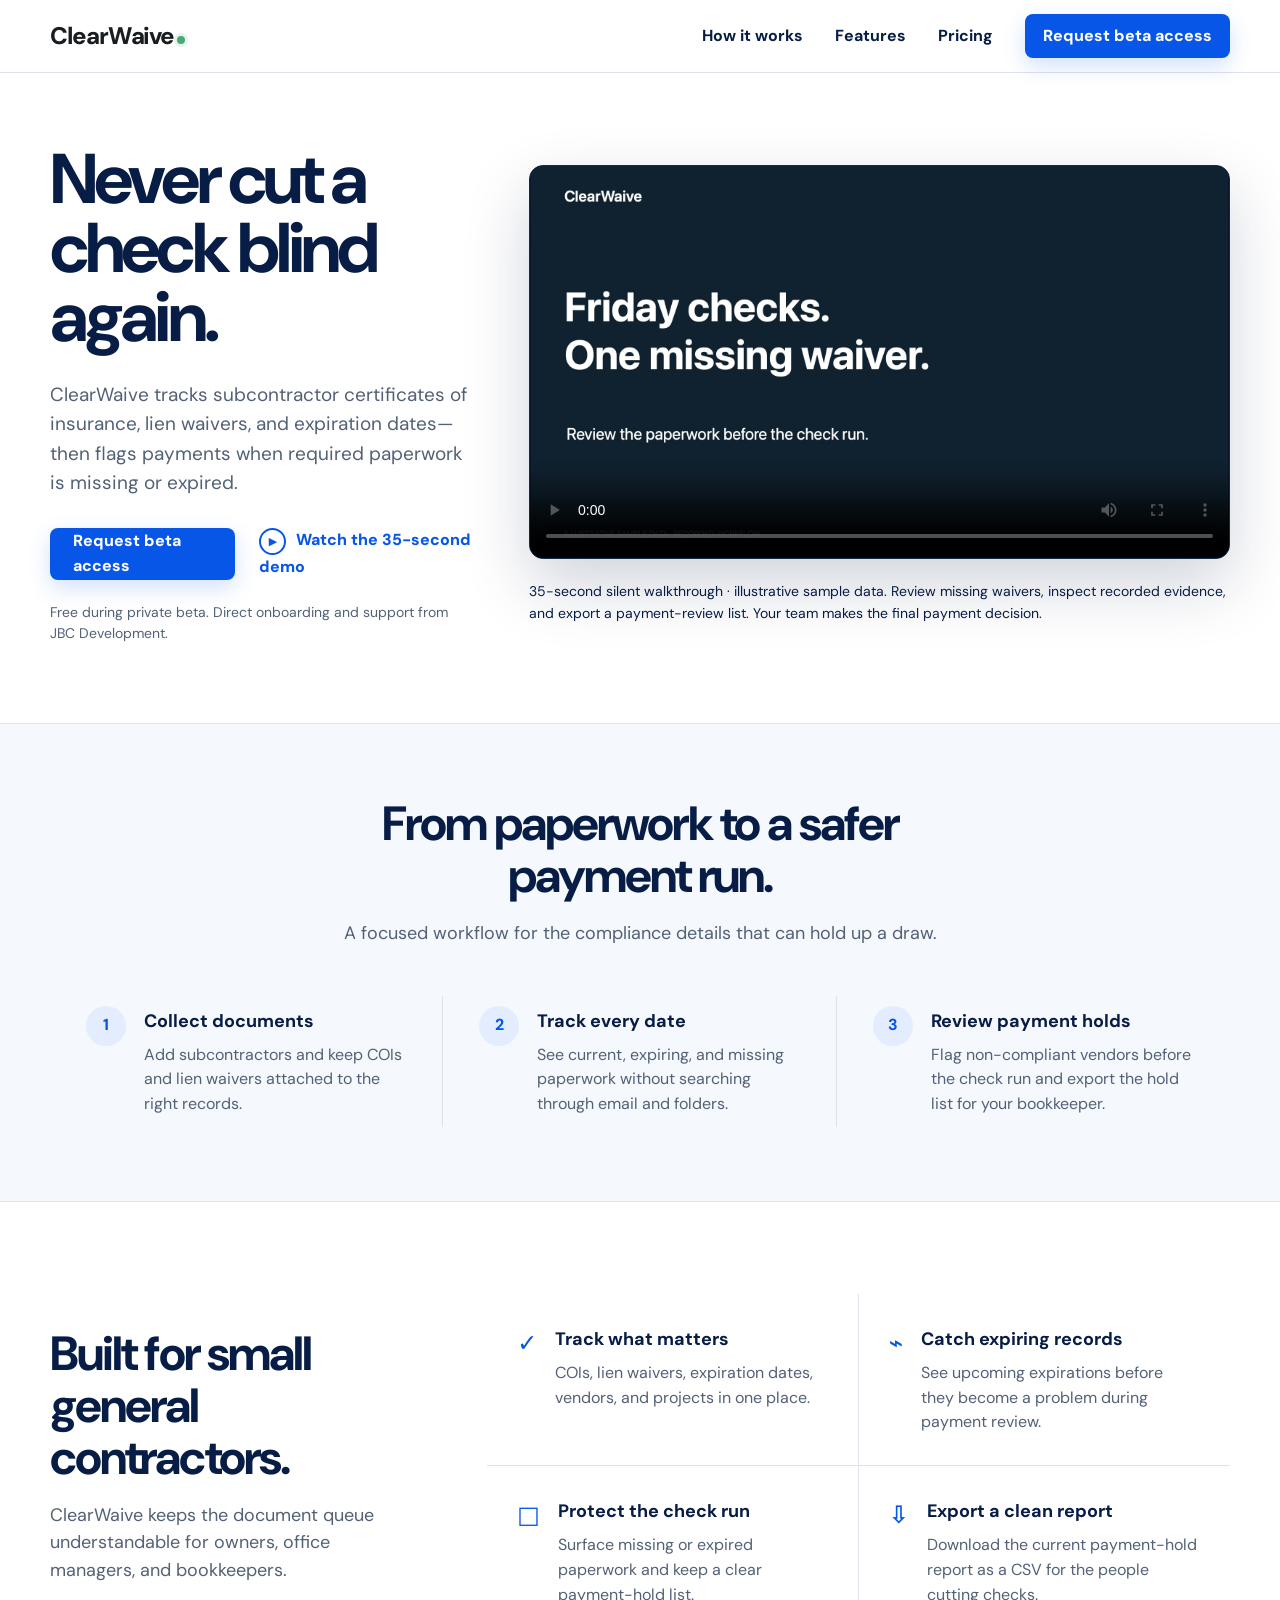
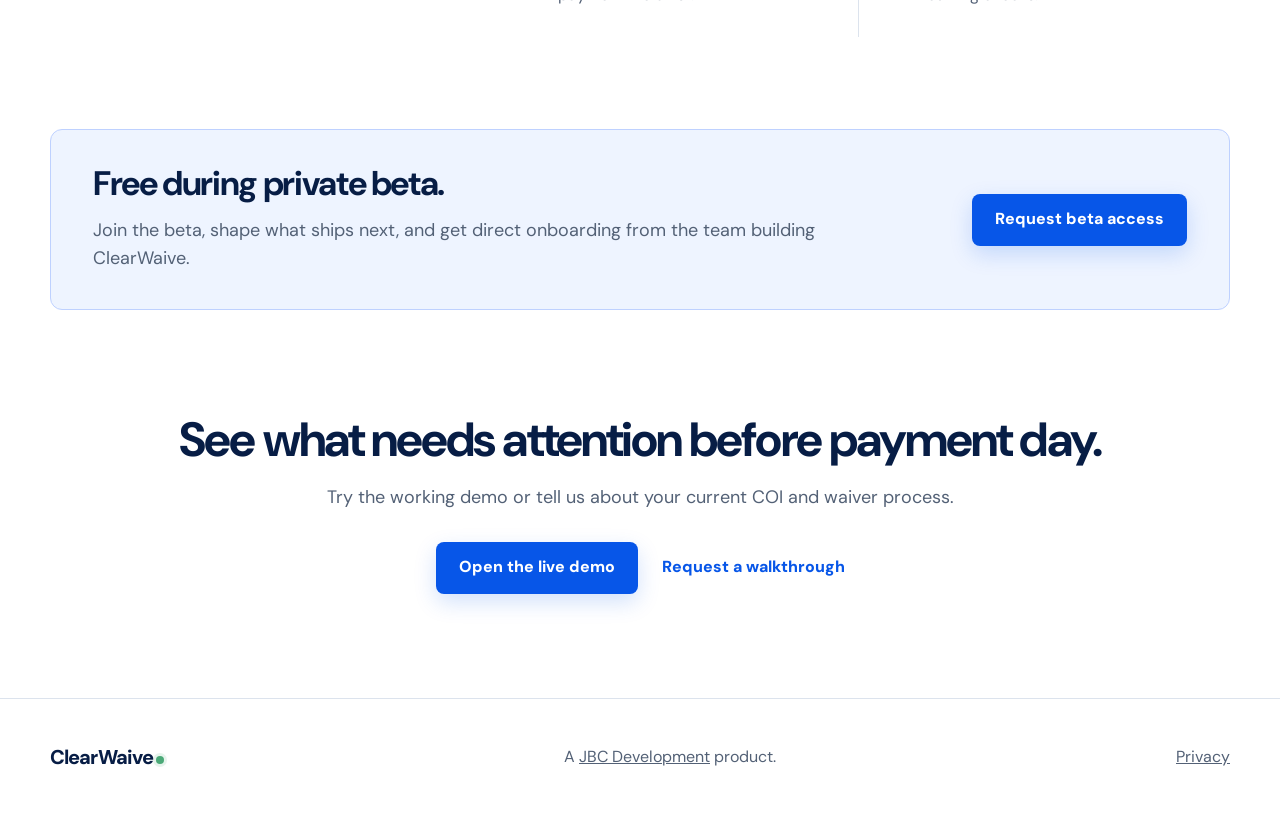
<file: index.html>
<!doctype html>
<html lang="en">
  <head>
    <meta charset="utf-8" />
    <meta name="viewport" content="width=device-width, initial-scale=1" />
    <title>ClearWaive — COI & Lien Waiver Tracking for Small GCs</title>
    <meta name="description" content="Track subcontractor COIs, lien waivers, expiration dates, and payment holds in one clear workflow. Free during private beta." />
    <meta name="theme-color" content="#0756e8" />
    <link rel="canonical" href="https://clearwaiveapp.com/" />
    <meta property="og:type" content="website" />
    <meta property="og:url" content="https://clearwaiveapp.com/" />
    <meta property="og:title" content="ClearWaive — Never cut a check blind again." />
    <meta property="og:description" content="Compliance tracking and payment holds for small general contractors." />
    <meta property="og:image" content="https://clearwaiveapp.com/assets/clearwaive-demo-poster.jpg?v=20260927" />
    <link rel="icon" href="/assets/favicon.svg" type="image/svg+xml" />
    <link rel="preconnect" href="https://fonts.googleapis.com" />
    <link rel="preconnect" href="https://fonts.gstatic.com" crossorigin />
    <link href="https://fonts.googleapis.com/css2?family=DM+Sans:wght@400;500;600;700;800&display=swap" rel="stylesheet" />
    <link rel="stylesheet" href="/styles.css" />
    <style>
      .logo { gap: 3px; align-items: baseline; color: #171d21; letter-spacing: -.045em; }
      .logo .logo-dot { display: inline-block; width: 8px; height: 8px; border-radius: 50%; background: #4ba978; box-shadow: 0 0 0 3px rgba(75, 169, 120, .13); }
    </style>
    <script src="/script.js" defer></script>
  </head>
  <body>
    <a class="skip-link" href="#main">Skip to content</a>
    <header class="site-header">
      <nav class="shell nav" aria-label="Primary navigation">
        <a class="logo" href="/" aria-label="ClearWaive home">ClearWaive<span class="logo-dot" aria-hidden="true"></span></a>
        <button class="nav-toggle" type="button" aria-expanded="false" aria-controls="nav-links"><span></span><span></span><span></span><b class="sr-only">Open navigation</b></button>
        <div class="nav-links" id="nav-links">
          <a href="#how-it-works">How it works</a>
          <a href="#features">Features</a>
          <a href="#pricing">Pricing</a>
          <a class="button button-small" href="mailto:jbcsdevs@gmail.com?subject=ClearWaive%20private%20beta%20access&body=Company%3A%0ARole%3A%0AApprox.%20number%20of%20subcontractors%3A%0AHow%20you%20track%20COIs%20and%20waivers%20today%3A">Request beta access</a>
        </div>
      </nav>
    </header>

    <main id="main">
      <section class="hero shell">
        <div class="hero-copy">
          <h1>Never cut a check blind again.</h1>
          <p>ClearWaive tracks subcontractor certificates of insurance, lien waivers, and expiration dates—then flags payments when required paperwork is missing or expired.</p>
          <div class="hero-actions">
            <a class="button" href="mailto:jbcsdevs@gmail.com?subject=ClearWaive%20private%20beta%20access&body=Company%3A%0ARole%3A%0AApprox.%20number%20of%20subcontractors%3A%0AHow%20you%20track%20COIs%20and%20waivers%20today%3A">Request beta access</a>
            <a class="text-link" href="#demo"><span aria-hidden="true">▶</span> Watch the 35-second demo</a>
          </div>
          <p class="beta-note">Free during private beta. Direct onboarding and support from JBC Development.</p>
        </div>
        <div id="demo">
          <div class="hero-video">
          <video controls preload="metadata" playsinline poster="/assets/clearwaive-demo-poster.jpg?v=20260927">
            <source src="/assets/clearwaive-demo.mp4?v=20260927" type="video/mp4" />
            Your browser does not support HTML video. <a href="/assets/clearwaive-demo.mp4?v=20260927">Download the demo</a>.
          </video>
          </div>
          <p class="beta-note">35-second silent walkthrough · illustrative sample data. Review missing waivers, inspect recorded evidence, and export a payment-review list. Your team makes the final payment decision.</p>
        </div>
      </section>

      <section class="workflow" id="how-it-works" aria-labelledby="workflow-title">
        <div class="shell">
          <div class="section-heading"><h2 id="workflow-title">From paperwork to a safer payment run.</h2><p>A focused workflow for the compliance details that can hold up a draw.</p></div>
          <ol class="steps">
            <li><span>1</span><div><h3>Collect documents</h3><p>Add subcontractors and keep COIs and lien waivers attached to the right records.</p></div></li>
            <li><span>2</span><div><h3>Track every date</h3><p>See current, expiring, and missing paperwork without searching through email and folders.</p></div></li>
            <li><span>3</span><div><h3>Review payment holds</h3><p>Flag non-compliant vendors before the check run and export the hold list for your bookkeeper.</p></div></li>
          </ol>
        </div>
      </section>

      <section class="features shell" id="features" aria-labelledby="features-title">
        <div class="feature-intro"><h2 id="features-title">Built for small general contractors.</h2><p>ClearWaive keeps the document queue understandable for owners, office managers, and bookkeepers.</p></div>
        <div class="feature-list">
          <article><span aria-hidden="true">✓</span><div><h3>Track what matters</h3><p>COIs, lien waivers, expiration dates, vendors, and projects in one place.</p></div></article>
          <article><span aria-hidden="true">⌁</span><div><h3>Catch expiring records</h3><p>See upcoming expirations before they become a problem during payment review.</p></div></article>
          <article><span aria-hidden="true">□</span><div><h3>Protect the check run</h3><p>Surface missing or expired paperwork and keep a clear payment-hold list.</p></div></article>
          <article><span aria-hidden="true">⇩</span><div><h3>Export a clean report</h3><p>Download the current payment-hold report as a CSV for the people cutting checks.</p></div></article>
        </div>
      </section>

      <section class="beta shell" id="pricing" aria-labelledby="pricing-title">
        <div><h2 id="pricing-title">Free during private beta.</h2><p>Join the beta, shape what ships next, and get direct onboarding from the team building ClearWaive.</p></div>
        <a class="button" href="mailto:jbcsdevs@gmail.com?subject=ClearWaive%20private%20beta%20access&body=Company%3A%0ARole%3A%0AApprox.%20number%20of%20subcontractors%3A%0AHow%20you%20track%20COIs%20and%20waivers%20today%3A">Request beta access</a>
      </section>

      <section class="final-cta shell">
        <h2>See what needs attention before payment day.</h2>
        <p>Try the working demo or tell us about your current COI and waiver process.</p>
        <div class="hero-actions"><a class="button" href="https://clearwaive-mvp.vercel.app" target="_blank" rel="noopener noreferrer">Open the live demo</a><a class="text-link" href="mailto:jbcsdevs@gmail.com?subject=ClearWaive%20walkthrough%20request">Request a walkthrough</a></div>
      </section>
    </main>

    <footer>
      <div class="shell footer-inner"><a class="logo" href="/">ClearWaive<span class="logo-dot" aria-hidden="true"></span></a><p>A <a href="https://jbcdevelopment.dev">JBC Development</a> product.</p><a href="/privacy.html">Privacy</a></div>
    </footer>
  </body>
</html>
</file>
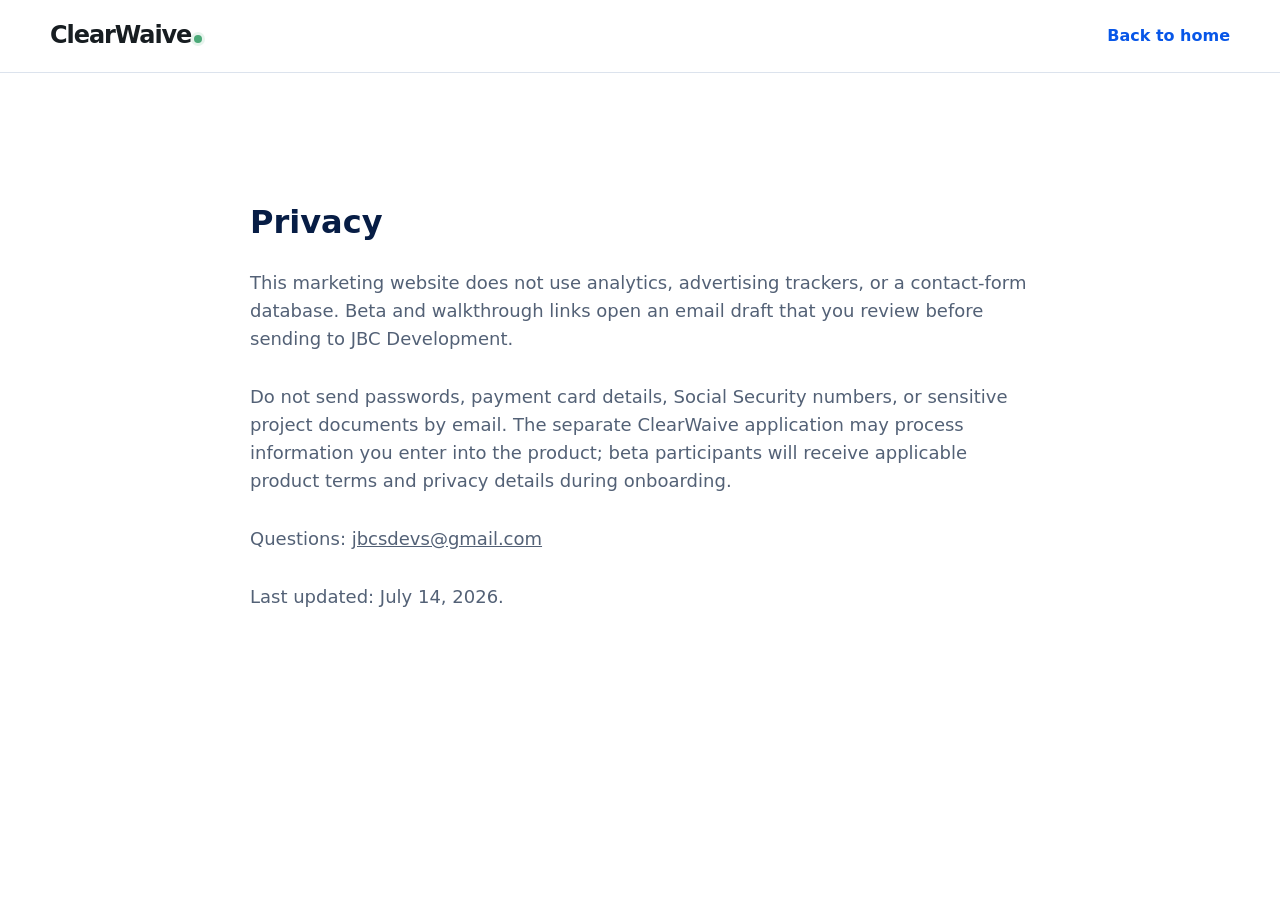
<file: privacy.html>
<!doctype html>
<html lang="en">
  <head>
    <meta charset="utf-8" />
    <meta name="viewport" content="width=device-width,initial-scale=1" />
    <title>Privacy — ClearWaive</title>
    <meta name="description" content="ClearWaive website privacy information." />
    <link rel="stylesheet" href="/styles.css" />
    <style>
      .logo { gap: 3px; align-items: baseline; color: #171d21; letter-spacing: -.045em; }
      .logo .logo-dot { display: inline-block; width: 8px; height: 8px; border-radius: 50%; background: #4ba978; box-shadow: 0 0 0 3px rgba(75, 169, 120, .13); }
    </style>
  </head>
  <body>
    <header class="site-header">
      <nav class="shell nav">
        <a class="logo" href="/">ClearWaive<span class="logo-dot" aria-hidden="true"></span></a>
        <a class="text-link" href="/">Back to home</a>
      </nav>
    </header>
    <main class="shell final-cta" style="text-align:left;max-width:780px">
      <h1>Privacy</h1>
      <p>This marketing website does not use analytics, advertising trackers, or a contact-form database. Beta and walkthrough links open an email draft that you review before sending to JBC Development.</p>
      <p>Do not send passwords, payment card details, Social Security numbers, or sensitive project documents by email. The separate ClearWaive application may process information you enter into the product; beta participants will receive applicable product terms and privacy details during onboarding.</p>
      <p>Questions: <a href="mailto:jbcsdevs@gmail.com?subject=ClearWaive%20privacy%20question">jbcsdevs@gmail.com</a></p>
      <p>Last updated: July 14, 2026.</p>
    </main>
  </body>
</html>
</file>
<file: styles.css>
:root{--navy:#071d45;--blue:#0756e8;--blue-dark:#0344be;--muted:#536176;--line:#dce3ed;--soft:#f5f8fc;--orange:#d94a17;--shell:min(1180px,calc(100% - 40px));font-family:"DM Sans",system-ui,sans-serif;color:var(--navy);background:#fff}*{box-sizing:border-box}html{scroll-behavior:smooth}body{margin:0;line-height:1.55}a{color:inherit}.shell{width:var(--shell);margin-inline:auto}.skip-link{position:fixed;left:16px;top:-60px;background:var(--navy);color:#fff;padding:10px 16px;z-index:99}.skip-link:focus{top:16px}.sr-only{position:absolute;width:1px;height:1px;overflow:hidden;clip:rect(0 0 0 0)}.site-header{position:sticky;top:0;z-index:20;background:rgba(255,255,255,.94);border-bottom:1px solid var(--line);backdrop-filter:blur(14px)}.nav{min-height:72px;display:flex;align-items:center;justify-content:space-between}.logo{display:inline-flex;gap:9px;align-items:center;font-size:24px;font-weight:800;text-decoration:none;letter-spacing:-.04em}.logo span{display:grid;place-items:center;width:27px;height:27px;border-radius:7px;background:var(--blue);color:#fff;font-size:16px}.nav-links{display:flex;align-items:center;gap:32px}.nav-links>a:not(.button){font-weight:700;text-decoration:none}.nav-links>a:hover{color:var(--blue)}.button{display:inline-flex;align-items:center;justify-content:center;min-height:52px;padding:0 23px;border-radius:8px;background:var(--blue);color:#fff;text-decoration:none;font-weight:800;box-shadow:0 8px 22px rgba(7,86,232,.18);transition:.2s ease}.button:hover{background:var(--blue-dark);transform:translateY(-1px)}.button-small{min-height:44px;padding-inline:18px}.nav-toggle{display:none;background:none;border:0;padding:10px}.nav-toggle span{display:block;width:24px;height:2px;margin:5px;background:var(--navy)}.hero{display:grid;grid-template-columns:.82fr 1.35fr;gap:54px;align-items:center;padding-block:72px 64px}.hero h1{font-size:clamp(48px,5.5vw,78px);line-height:.98;letter-spacing:-.055em;margin:0 0 28px}.hero-copy>p{font-size:19px;color:var(--muted);max-width:53ch}.hero-actions{display:flex;align-items:center;gap:24px;margin-top:30px}.text-link{color:var(--blue);font-weight:800;text-decoration:none}.text-link span{display:inline-grid;place-items:center;border:2px solid currentColor;border-radius:50%;width:27px;height:27px;font-size:11px;margin-right:6px}.beta-note{font-size:14px!important;margin-top:22px}.hero-video{background:#07152e;border:1px solid #132a4f;border-radius:14px;overflow:hidden;box-shadow:0 26px 65px rgba(7,29,69,.19);aspect-ratio:16/9}.hero-video video{display:block;width:100%;height:100%;object-fit:contain}.workflow{background:var(--soft);border-block:1px solid var(--line);padding:74px 0}.section-heading{text-align:center;max-width:690px;margin:0 auto 48px}.section-heading h2,.features h2,.beta h2,.final-cta h2{font-size:clamp(32px,4vw,48px);line-height:1.08;letter-spacing:-.04em;margin:0 0 14px}.section-heading p,.feature-intro p,.beta p,.final-cta p{color:var(--muted);font-size:18px}.steps{list-style:none;padding:0;margin:0;display:grid;grid-template-columns:repeat(3,1fr);gap:0}.steps li{display:flex;gap:18px;padding:10px 36px;border-right:1px solid var(--line)}.steps li:last-child{border:0}.steps li>span{flex:0 0 40px;height:40px;display:grid;place-items:center;background:#e4edff;color:var(--blue);font-weight:800;border-radius:50%}.steps h3,.feature-list h3{margin:2px 0 7px;font-size:18px}.steps p,.feature-list p{color:var(--muted);margin:0}.features{display:grid;grid-template-columns:.75fr 1.55fr;gap:78px;padding-block:92px}.feature-intro{align-self:center}.feature-list{display:grid;grid-template-columns:1fr 1fr}.feature-list article{display:flex;gap:18px;padding:30px;border-bottom:1px solid var(--line)}.feature-list article:nth-child(odd){border-right:1px solid var(--line)}.feature-list article:nth-child(n+3){border-bottom:0}.feature-list article>span{font-size:24px;color:var(--blue);font-weight:800}.beta{display:flex;align-items:center;justify-content:space-between;gap:40px;padding:36px 42px;background:#eef4ff;border:1px solid #bed1ff;border-radius:12px}.beta h2{font-size:34px}.beta p{margin:0;max-width:65ch}.final-cta{text-align:center;padding-block:104px}.final-cta p{margin-bottom:30px}.final-cta .hero-actions{justify-content:center}footer{border-top:1px solid var(--line);padding:30px 0}.footer-inner{display:flex;align-items:center;justify-content:space-between;gap:24px;color:var(--muted)}.footer-inner .logo{color:var(--navy);font-size:20px}.footer-inner a:hover{color:var(--blue)}:focus-visible{outline:3px solid #ffb35c;outline-offset:3px}@media(max-width:900px){.nav-toggle{display:block}.nav-links{display:none;position:absolute;top:72px;left:0;right:0;background:#fff;border-bottom:1px solid var(--line);padding:24px;flex-direction:column;align-items:stretch}.nav-links.open{display:flex}.hero{grid-template-columns:1fr;padding-block:52px}.hero-copy{text-align:center}.hero-copy>p{margin-inline:auto}.hero-actions{justify-content:center}.steps,.features{grid-template-columns:1fr}.steps{gap:26px}.steps li{border:0;padding:8px}.features{gap:25px;padding-block:70px}.feature-intro{text-align:center}.beta{align-items:flex-start;flex-direction:column}}@media(max-width:620px){:root{--shell:min(100% - 28px,1180px)}.hero{padding-block:44px}.hero h1{font-size:48px}.hero-actions{flex-direction:column;align-items:stretch}.hero-actions .text-link{text-align:center}.steps li{padding:0}.feature-list{grid-template-columns:1fr}.feature-list article,.feature-list article:nth-child(odd),.feature-list article:nth-child(n+3){border-right:0;border-bottom:1px solid var(--line);padding:24px 4px}.feature-list article:last-child{border-bottom:0}.beta{padding:28px 24px}.footer-inner{flex-direction:column;text-align:center}}

#demo{scroll-margin-top:90px}
</file>
